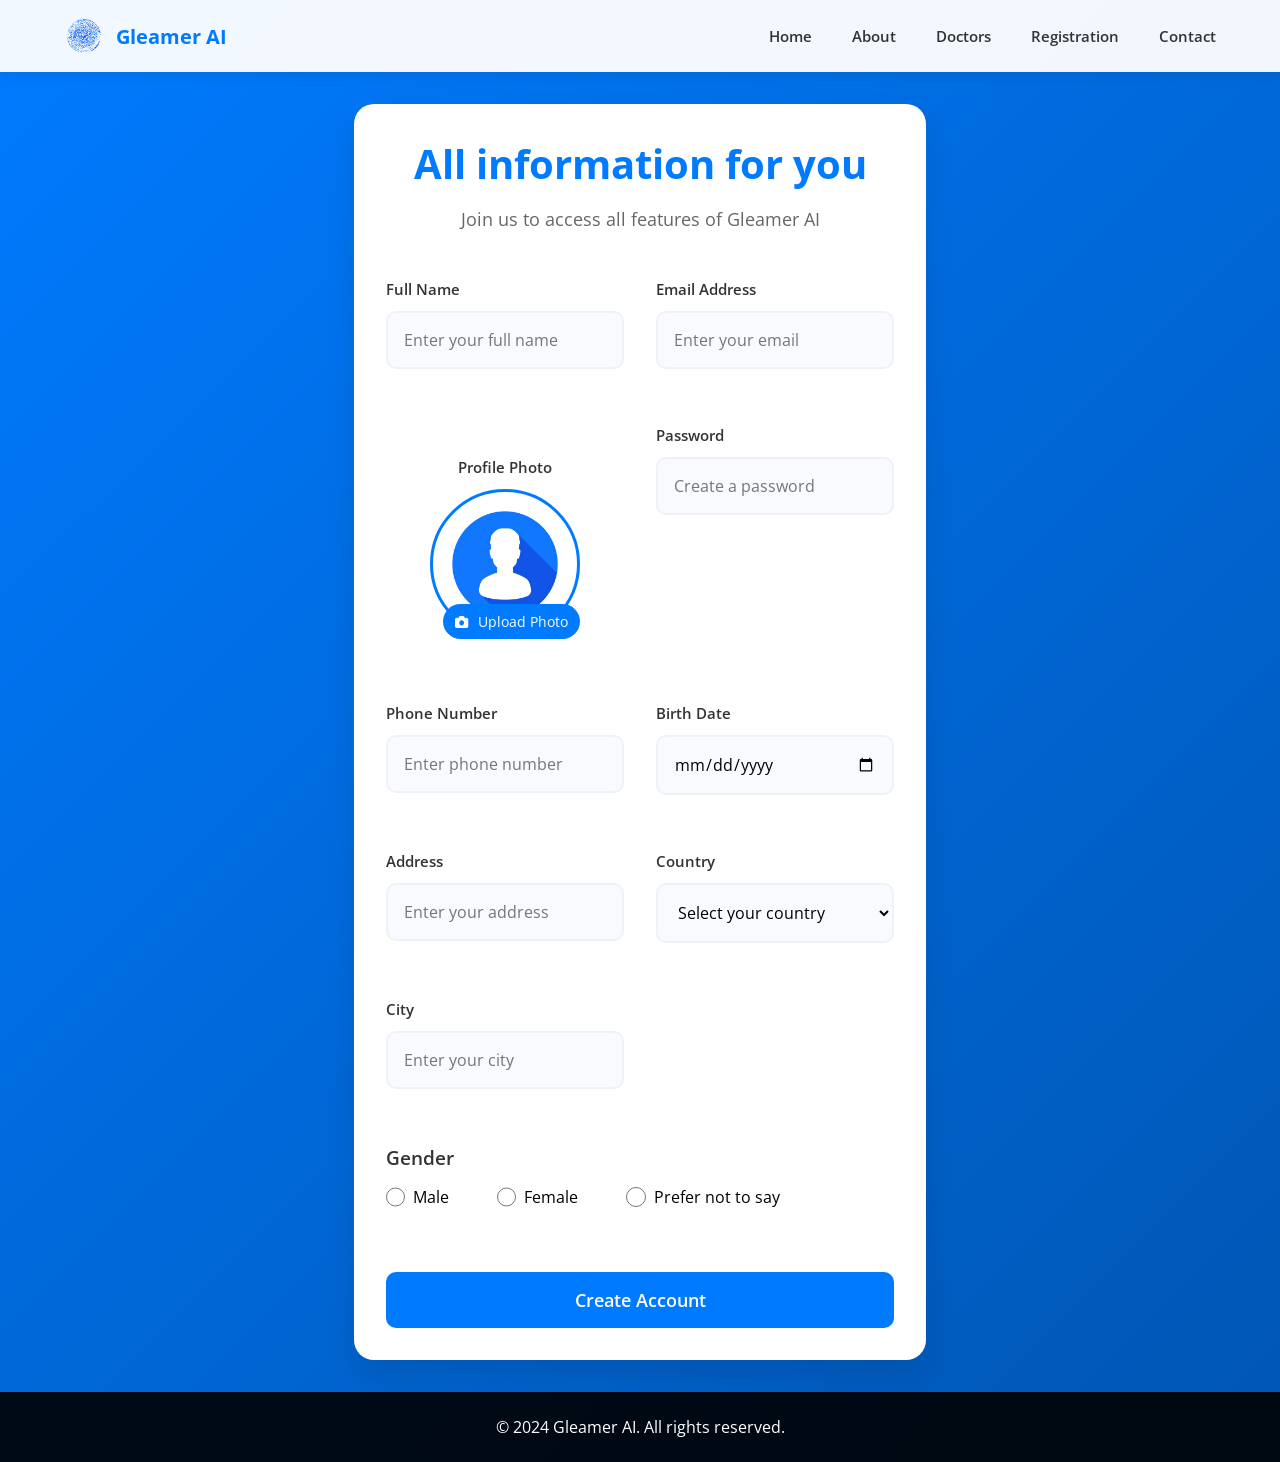
<file: templates/reg.html>
<!DOCTYPE html>
<html lang="en">
<head>
    <meta charset="UTF-8">
    <meta name="viewport" content="width=device-width, initial-scale=1.0">
    <title>Registration - Gleamer AI</title>
    <link rel="stylesheet" href="/static/css/style-reg.css">
    <link href="https://cdnjs.cloudflare.com/ajax/libs/font-awesome/6.0.0/css/all.min.css" rel="stylesheet">
</head>
<body>
    <!-- Navbar -->
    <nav class="navbar">
        <div class="logo">
            <img src="/static/css/logo.png" alt="Gleamer AI">
            <span>Gleamer AI</span>
        </div>
        <ul>
            <li><a href="/">Home</a></li>
            <li><a href="/about">About</a></li>
            <li><a href="/doc">Doctors</a></li>
            <li><a href="/reg">Registration</a></li>
            <li><a href="#">Contact</a></li>
        </ul>
    </nav>

    <!-- Registration Form -->
    <div class="registration-container">
        <div class="form-header">
            <h2>All information for you</h2>
            <p>Join us to access all features of Gleamer AI</p>
        </div>

        <form id="signInForm" class="form-section">
            <div class="input-group">
                <label for="FullName">Full Name</label>
                <input type="text" id="FullName" placeholder="Enter your full name" required>
            </div>

            <!-- After email input and before password input -->
            <div class="input-group">
                <label for="EmailAddress">Email Address</label>
                <input type="email" id="EmailAddress" placeholder="Enter your email" required>
            </div>

            <div class="input-group photo-upload">
                <label for="userPhoto">Profile Photo</label>
                <div class="upload-container">
                    <img id="photoPreview" src="/static/images/blue-circle-with-white-user.png" alt="Profile Preview">
                    <input type="file" id="userPhoto" accept="image/*" required>
                    <div class="upload-button">
                        <i class="fas fa-camera"></i>
                        Upload Photo
                    </div>
                </div>
            </div>

            <div class="input-group">
                <label for="password">Password</label>
                <input type="password" id="password" placeholder="Create a password" required>
            </div>

            <div class="input-group">
                <label for="PhoneNumber">Phone Number</label>
                <input type="tel" id="PhoneNumber" placeholder="Enter phone number" required>
            </div>

            <div class="input-group">
                <label for="BirthDate">Birth Date</label>
                <input type="date" id="BirthDate" required>
            </div>

            <div class="input-group">
                <label for="Address">Address</label>
                <input type="text" id="Address" placeholder="Enter your address" required>
            </div>

            <div class="input-group">
                <label for="Country">Country</label>
                <select id="Country" required>
                    <option value="" disabled selected>Select your country</option>
                    <option value="EG">Egypt</option>
                    <option value="IQ">Iraq</option>
                    <option value="AE">Emirates</option>
                    <option value="QA">Qatar</option>
                    <option value="KW">Kuwait</option>
                    <option value="LB">Lebanon</option>
                    <option value="SY">Syria</option>
                    <option value="SA">Saudi Arabia</option>
                    <option value="PS">Palestine</option>
                </select>
            </div>

            <div class="input-group">
                <label for="City">City</label>
                <input type="text" id="City" placeholder="Enter your city" required>
            </div>
        </form>

        <div class="gender-section">
            <h3>Gender</h3>
            <div class="gender-options">
                <div class="gender-option">
                    <input type="radio" id="male" name="gender" value="male">
                    <label for="male">Male</label>
                </div>
                <div class="gender-option">
                    <input type="radio" id="female" name="gender" value="female">
                    <label for="female">Female</label>
                </div>
                <div class="gender-option">
                    <input type="radio" id="other" name="gender" value="other">
                    <label for="other">Prefer not to say</label>
                </div>
            </div>
        </div>

        <button type="submit" class="submit-btn">Create Account</button>
    </div>

    <footer>
        <p>&copy; 2024 Gleamer AI. All rights reserved.</p>
    </footer>

    <script src="/static/js/login.js"></script>
</body>
</html>
</file>
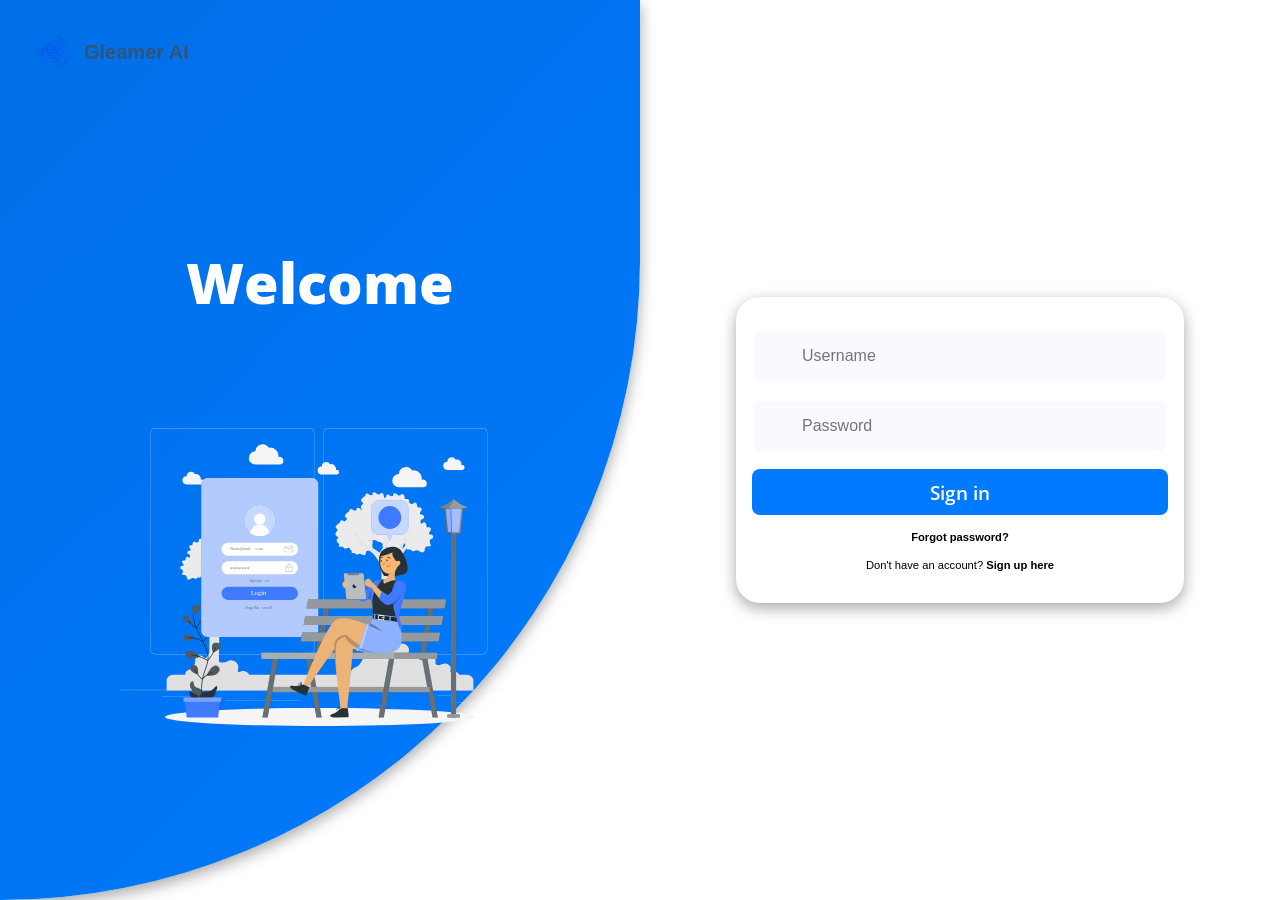
<file: templates/sign_in.html>
<!DOCTYPE html>
<html lang="en">
<head>
    <meta charset="UTF-8">
    <meta name="viewport" content="width=device-width, initial-scale=1.0">
    <title>Document</title>
    <link rel="stylesheet" href="/static/css/sign_in.css">
    
</head>
<body>
    <div id="container" class="container">
        <div class="logo-container">
            <img src="/static/css/logo.png" alt="Gleamer AI">
            <span style="color:rgb(51, 84, 118);">Gleamer AI</span>
        </div>
        <!-- FORM SECTION -->
        <div class="row">
            <!-- SIGN UP -->
            <div class="col align-items-center flex-col sign-up">
                <div class="form-wrapper align-items-center">
                    <div class="form sign-up">
                        <div class="input-group">
                            <i class='bx bxs-user'></i>
                            <input type="text" placeholder="Username">
                        </div>
                        <div class="input-group">
                            <i class='bx bx-mail-send'></i>
                            <input type="email" placeholder="Email">
                        </div>
                        <div class="input-group">
                            <i class='bx bxs-lock-alt'></i>
                            <input type="password" placeholder="Password">
                        </div>
                        <div class="input-group">
                            <i class='bx bxs-lock-alt'></i>
                            <input type="password" placeholder="Confirm password">
                        </div>
                        <button>
                            Sign up
                        </button>
                        <p>
                            <span>
                                Already have an account?
                            </span>
                            <b onclick="toggle()" class="pointer">
                                Sign in here
                            </b>
                        </p>
                    </div>
                </div>
            
            </div>
            <!-- END SIGN UP -->
            <!-- SIGN IN -->
            <div class="col align-items-center flex-col sign-in">
                <div class="form-wrapper align-items-center">
                    <div class="form sign-in">
                        <div class="input-group">
                            <i class='bx bxs-user'></i>
                            <input type="text" placeholder="Username">
                        </div>
                        <div class="input-group">
                            <i class='bx bxs-lock-alt'></i>
                            <input type="password" placeholder="Password">
                        </div>
                        <button>
                            Sign in
                        </button>
                        <p>
                            <b>
                                Forgot password?
                            </b>
                        </p>
                        <p>
                            <span>
                                Don't have an account?
                            </span>
                            <b onclick="toggle()" class="pointer">
                                Sign up here
                            </b>
                        </p>
                    </div>
                </div>
                <div class="form-wrapper">
        
                </div>
            </div>
            <!-- END SIGN IN -->
        </div>
        <!-- END FORM SECTION -->
        <!-- CONTENT SECTION -->
        <div class="row content-row">
            <!-- SIGN IN CONTENT -->
            <div class="col align-items-center flex-col">
                <div class="text sign-in">
                    <h2>
                        Welcome
                    </h2>
    
                </div>
                <!-- Replace the empty img div with -->
                <div class="img sign-in">
                    <img src="/static/images/Tablet login-rafiki.svg" alt="Login Illustration">
                </div>
            </div>
            <!-- END SIGN IN CONTENT -->
            <!-- SIGN UP CONTENT -->
            <!-- Update the sign-up content section -->
            <div class="col align-items-center flex-col">
                <div class="img sign-up">
                    <img src="/static/images/Tablet login-rafiki.svg" alt="Sign Up Illustration">
                </div>
                <div class="text sign-up">
                    <h2>
                        Join with us<br>
                        <span class="highlight">Gleamer AI</span>
                    </h2>
                    <p>Start your journey with us today</p>
                </div>
            </div>
            <!-- END SIGN UP CONTENT -->
        </div>
        <!-- END CONTENT SECTION -->
    </div>
    <script src="/static/js/sign_in.js"></script>
</body>
</html>
</file>
<file: static/css/style-reg.css>
@import url('https://fonts.googleapis.com/css2?family=Open+Sans:wght@400;500;600;700&display=swap');

:root {
    --primary-color: #007bff;
    --secondary-color: #0056b3;
    --white: #ffffff;
    --gray: #f8faff;
    --gray-2: #666666;
    --black: #333333;
}

* {
    margin: 0;
    padding: 0;
    box-sizing: border-box;
    font-family: 'Open Sans', sans-serif;
}

body {
    min-height: 100vh;
    display: flex;
    flex-direction: column;
    background: linear-gradient(135deg, var(--primary-color), var(--secondary-color));
}

.navbar {
    background: rgba(255, 255, 255, 0.95);
    padding: 1rem 5%;
    display: flex;
    justify-content: space-between;
    align-items: center;
    box-shadow: 0 2px 15px rgba(0, 0, 0, 0.1);
}

.logo {
    display: flex;
    align-items: center;
    gap: 0.75rem;
}

.logo img {
    height: 40px;
}

.logo span {
    font-size: 1.25rem;
    font-weight: 700;
    color: var(--primary-color);
}

.navbar ul {
    display: flex;
    gap: 2.5rem;
    list-style: none;
}

.navbar ul li a {
    color: var(--black);
    text-decoration: none;
    font-weight: 600;
    font-size: 0.95rem;
    transition: color 0.3s ease;
}

.navbar ul li a:hover {
    color: var(--primary-color);
}

.registration-container {
    max-width: 900px;
    margin: 2rem auto;
    padding: 2rem;
    background: var(--white);
    border-radius: 20px;
    box-shadow: 0 15px 30px rgba(0, 0, 0, 0.1);
}

.form-header {
    text-align: center;
    margin-bottom: 3rem;
}

.form-header h2 {
    font-size: 2.5rem;
    color: var(--primary-color);
    margin-bottom: 1rem;
}

.form-header p {
    color: var(--gray-2);
    font-size: 1.1rem;
}

.form-section {
    display: grid;
    grid-template-columns: repeat(2, 1fr);
    gap: 2rem;
    margin-bottom: 2rem;
}

.input-group {
    margin-bottom: 1.5rem;
}

.input-group label {
    display: block;
    margin-bottom: 0.75rem;
    color: var(--black);
    font-weight: 600;
    font-size: 0.95rem;
}

.input-group input,
.input-group select {
    width: 100%;
    padding: 1rem;
    border: 2px solid #eef2f7;
    border-radius: 10px;
    font-size: 1rem;
    transition: all 0.3s ease;
    background: var(--gray);
}

.input-group input:focus,
.input-group select:focus {
    border-color: var(--primary-color);
    box-shadow: 0 0 0 4px rgba(0, 123, 255, 0.1);
    outline: none;
}

.gender-section {
    margin: 2rem 0;
}

.gender-section h3 {
    color: var(--black);
    font-weight: 600;
    margin-bottom: 1rem;
}

.gender-options {
    display: flex;
    gap: 3rem;
}

.gender-option {
    display: flex;
    align-items: center;
    gap: 0.5rem;
}

.gender-option input[type="radio"] {
    width: 1.2rem;
    height: 1.2rem;
    accent-color: var(--primary-color);
}

.submit-btn {
    width: 100%;
    padding: 1rem;
    background: var(--primary-color);
    color: var(--white);
    border: none;
    border-radius: 10px;
    font-size: 1.1rem;
    font-weight: 600;
    cursor: pointer;
    transition: all 0.3s ease;
    margin-top: 2rem;
}

.submit-btn:hover {
    background: var(--secondary-color);
    transform: translateY(-2px);
    box-shadow: 0 5px 15px rgba(0, 123, 255, 0.3);
}

footer {
    margin-top: auto;
    background: rgba(0, 0, 0, 0.9);
    color: var(--white);
    padding: 1.5rem;
    text-align: center;
}

footer a {
    color: var(--primary-color);
    text-decoration: none;
    font-weight: 500;
}

@media (max-width: 768px) {
    .navbar ul {
        display: none;
    }
    
    .registration-container {
        margin: 1rem;
        padding: 1.5rem;
    }
    
    .form-section {
        grid-template-columns: 1fr;
        gap: 1rem;
    }
    
    .form-header h2 {
        font-size: 2rem;
    }
    
    .gender-options {
        flex-direction: column;
        gap: 1rem;
    }
}


.photo-upload {
    text-align: center;
    margin: 2rem 0;
}

.upload-container {
    position: relative;
    width: 150px;
    height: 150px;
    margin: 0 auto;
}

#photoPreview {
    width: 150px;
    height: 150px;
    border-radius: 50%;
    object-fit: cover;
    border: 3px solid var(--primary-color);
    padding: 3px;
}

#userPhoto {
    position: absolute;
    width: 100%;
    height: 100%;
    top: 0;
    left: 0;
    opacity: 0;
    cursor: pointer;
}

.upload-button {
    position: absolute;
    bottom: 0;
    right: 0;
    background: var(--primary-color);
    color: white;
    padding: 8px 12px;
    border-radius: 20px;
    font-size: 0.85rem;
    cursor: pointer;
    transition: all 0.3s ease;
}

.upload-button i {
    margin-right: 5px;
}

.upload-button:hover {
    background: var(--secondary-color);
    transform: translateY(-2px);
}
</file>
<file: static/css/sign_in.css>
/* Move imports to top */
@import url('https://fonts.googleapis.com/css2?family=Open+Sans:wght@400;500;600;700&display=swap');

:root {
    --primary-color: #007bff;
    --secondary-color: #0056b3;
    --black: #000000;
    --white: #ffffff;
    --gray: #f8faff;
    --gray-2: #666666;
}

/* Single unified reset */
* {
    font-family: 'Open Sans', sans-serif;
    margin: 0;
    padding: 0;
    box-sizing: border-box;
}

/* Remove duplicate font-family definitions */
.text h2,
.text p,
.form,
.form button {
    font-family: 'Open Sans', sans-serif;
}

/* Add logo styling */
.logo-container {
    position: absolute;
    top: 2rem;
    left: 2rem;
    z-index: 10;
    display: flex;
    align-items: center;
    gap: 0.75rem;
}

.logo-container img {
    height: 40px;
    width: auto;
}

.logo-container span {
    font-size: 1.25rem;
    font-weight: 600;
    color: var(--white);
}

/* Update text styles */
.text h2 {
    font-family: 'Open Sans', sans-serif;
    font-size: 3rem;
    font-weight: 700;
    margin: 2rem 0;
    transition: 1s ease-in-out;
}

.text p {
    font-family: 'Open Sans', sans-serif;
    font-size: 1.1rem;
    line-height: 1.6;
}

/* Update form styles to match main site */
.form {
    font-family: 'Open Sans', sans-serif;
}

.form button {
    font-family: 'Open Sans', sans-serif;
    font-weight: 600;
    transition: all 0.3s ease;
}

.form button:hover {
    background-color: var(--secondary-color);
    transform: translateY(-2px);
    box-shadow: 0 4px 12px rgba(0, 123, 255, 0.3);
}

@import url('https://fonts.googleapis.com/css2?family=Poppins:wght@200;300;400;500;600&display=swap');

* {
    font-family: 'Poppins', sans-serif;
    margin: 0;
    padding: 0;
    box-sizing: border-box;
}

html,
body {
    height: 100vh;
    overflow: hidden;
}

.container {
    position: relative;
    min-height: 100vh;
    overflow: hidden;
}

.row {
    display: flex;
    flex-wrap: wrap;
    height: 100vh;
}

.col {
    width: 50%;
}

.align-items-center {
    display: flex;
    align-items: center;
    justify-content: center;
    text-align: center;
}

.form-wrapper {
    width: 100%;
    max-width: 28rem;
}

.form {
    padding: 1rem;
    background-color: var(--white);
    border-radius: 1.5rem;
    width: 100%;
    box-shadow: rgba(0, 0, 0, 0.35) 0px 5px 15px;
    transform: scale(0);
    transition: .5s ease-in-out;
    transition-delay: 1s;
}

.input-group {
    position: relative;
    width: 100%;
    margin: 1rem 0;
}

.input-group i {
    position: absolute;
    top: 50%;
    left: 1rem;
    transform: translateY(-50%);
    font-size: 1.4rem;
    color: var(--gray-2);
}

.input-group input {
    width: 100%;
    padding: 1rem 3rem;
    font-size: 1rem;
    background-color: var(--gray);
    border-radius: .5rem;
    border: 0.125rem solid var(--white);
    outline: none;
}

.input-group input:focus {
    border: 0.125rem solid var(--primary-color);
}

.form button {
    cursor: pointer;
    width: 100%;
    padding: .6rem 0;
    border-radius: .5rem;
    border: none;
    background-color: var(--primary-color);
    color: var(--white);
    font-size: 1.2rem;
    outline: none;
}

.form p {
    margin: 1rem 0;
    font-size: .7rem;
}

.flex-col {
    flex-direction: column;
}

.social-list {
    margin: 2rem 0;
    padding: 1rem;
    border-radius: 1.5rem;
    width: 100%;
    box-shadow: rgba(0, 0, 0, 0.35) 0px 5px 15px;
    transform: scale(0);
    transition: .5s ease-in-out;
    transition-delay: 1.2s;
}

.social-list>div {
    color: var(--white);
    margin: 0 .5rem;
    padding: .7rem;
    cursor: pointer;
    border-radius: .5rem;
    cursor: pointer;
    transform: scale(0);
    transition: .5s ease-in-out;
}

.social-list>div:nth-child(1) {
    transition-delay: 1.4s;
}

.social-list>div:nth-child(2) {
    transition-delay: 1.6s;
}

.social-list>div:nth-child(3) {
    transition-delay: 1.8s;
}

.social-list>div:nth-child(4) {
    transition-delay: 2s;
}

.social-list>div>i {
    font-size: 1.5rem;
    transition: .4s ease-in-out;
}

.social-list>div:hover i {
    transform: scale(1.5);
}

.facebook-bg {
    background-color: var(--facebook-color);
}

.google-bg {
    background-color: var(--google-color);
}

.twitter-bg {
    background-color: var(--twitter-color);
}

.insta-bg {
    background-color: var(--insta-color);
}

.pointer {
    cursor: pointer;
}

.container.sign-in .form.sign-in,
.container.sign-in .social-list.sign-in,
.container.sign-in .social-list.sign-in>div,
.container.sign-up .form.sign-up,
.container.sign-up .social-list.sign-up,
.container.sign-up .social-list.sign-up>div {
    transform: scale(1);
}

.content-row {
    position: absolute;
    top: 0;
    left: 0;
    pointer-events: none;
    z-index: 6;
    width: 100%;
}

.text {
    margin: 4rem;
    color: var(--white);
}

.text h2 {
    font-size: 3.5rem;
    font-weight: 800;
    margin: 2rem 0;
    transition: 1s ease-in-out;
}

.text p {
    font-weight: 600;
    transition: 1s ease-in-out;
    transition-delay: .2s;
}

.img {
    position: relative;
    width: 100%;
    display: flex;
    align-items: center;
    justify-content: center;
    padding: 1rem;
    margin-bottom: -6rem; /* Add negative margin to bring image closer to text */
}

.text {
    margin: 2rem; /* Reduced from 4rem to bring text closer to image */
    color: var(--white);
}

.text h2 {
    font-size: 3.5rem;
    font-weight: 800;
    margin: 1rem 0; /* Reduced from 2rem to tighten spacing */
    transition: 1s ease-in-out;
}

.img img {
    width: 70%;
    max-width: 400px;
    height: auto;
    transition: 1s ease-in-out;
    transition-delay: .4s;
}

/* Update responsive styles */
@media only screen and (max-width: 425px) {
    .img img {
        width: 60%;
    }
}
.text.sign-in h2,
.text.sign-in p,
.img.sign-in img {
    transform: translateX(-250%);
}

.text.sign-up h2,
.text.sign-up p,
.img.sign-up img {
    transform: translateX(250%);
}

.container.sign-in .text.sign-in h2,
.container.sign-in .text.sign-in p,
.container.sign-in .img.sign-in img,
.container.sign-up .text.sign-up h2,
.container.sign-up .text.sign-up p,
.container.sign-up .img.sign-up img {
    transform: translateX(0);
}

/* BACKGROUND */

.container::before {
    content: "";
    position: absolute;
    top: 0;
    right: 0;
    height: 100vh;
    width: 300vw;
    transform: translate(35%, 0);
    background-image: linear-gradient(-45deg, var(--primary-color) 0%, var(--secondary-color) 100%);
    transition: 1s ease-in-out;
    z-index: 6;
    box-shadow: rgba(0, 0, 0, 0.35) 0px 5px 15px;
    border-bottom-right-radius: max(50vw, 50vh);
    border-top-left-radius: max(50vw, 50vh);
}

.container.sign-in::before {
    transform: translate(0, 0);
    right: 50%;
}

.container.sign-up::before {
    transform: translate(100%, 0);
    right: 50%;
}

/* RESPONSIVE */

@media only screen and (max-width: 425px) {

    .container::before,
    .container.sign-in::before,
    .container.sign-up::before {
        height: 100vh;
        border-bottom-right-radius: 0;
        border-top-left-radius: 0;
        z-index: 0;
        transform: none;
        right: 0;
    }

    /* .container.sign-in .col.sign-up {
        transform: translateY(100%);
    } */

    .container.sign-in .col.sign-in,
    .container.sign-up .col.sign-up {
        transform: translateY(0);
    }

    .content-row {
        align-items: flex-start !important;
    }

    .content-row .col {
        transform: translateY(0);
        background-color: unset;
    }

    .col {
        width: 100%;
        position: absolute;
        padding: 2rem;
        background-color: var(--white);
        border-top-left-radius: 2rem;
        border-top-right-radius: 2rem;
        transform: translateY(100%);
        transition: 1s ease-in-out;
    }

    .row {
        align-items: flex-end;
        justify-content: flex-end;
    }

    .form,
    .social-list {
        box-shadow: none;
        margin: 0;
        padding: 0;
    }

    .text {
        margin: 0;
    }

    .text p {
        display: none;
    }

    .text h2 {
        margin: .5rem;
        font-size: 2rem;
    }
}

/* Add highlight style */
.highlight {
    color: var(--white);
    font-weight: 700;
}

/* Fix sign-up section visibility */
.container.sign-up .text.sign-up,
.container.sign-up .img.sign-up {
    transform: translateX(0);
    opacity: 1;
    visibility: visible;
    transition: 1s ease-in-out;
}

.text.sign-up,
.img.sign-up {
    opacity: 0;
    visibility: hidden;
}
</file>
